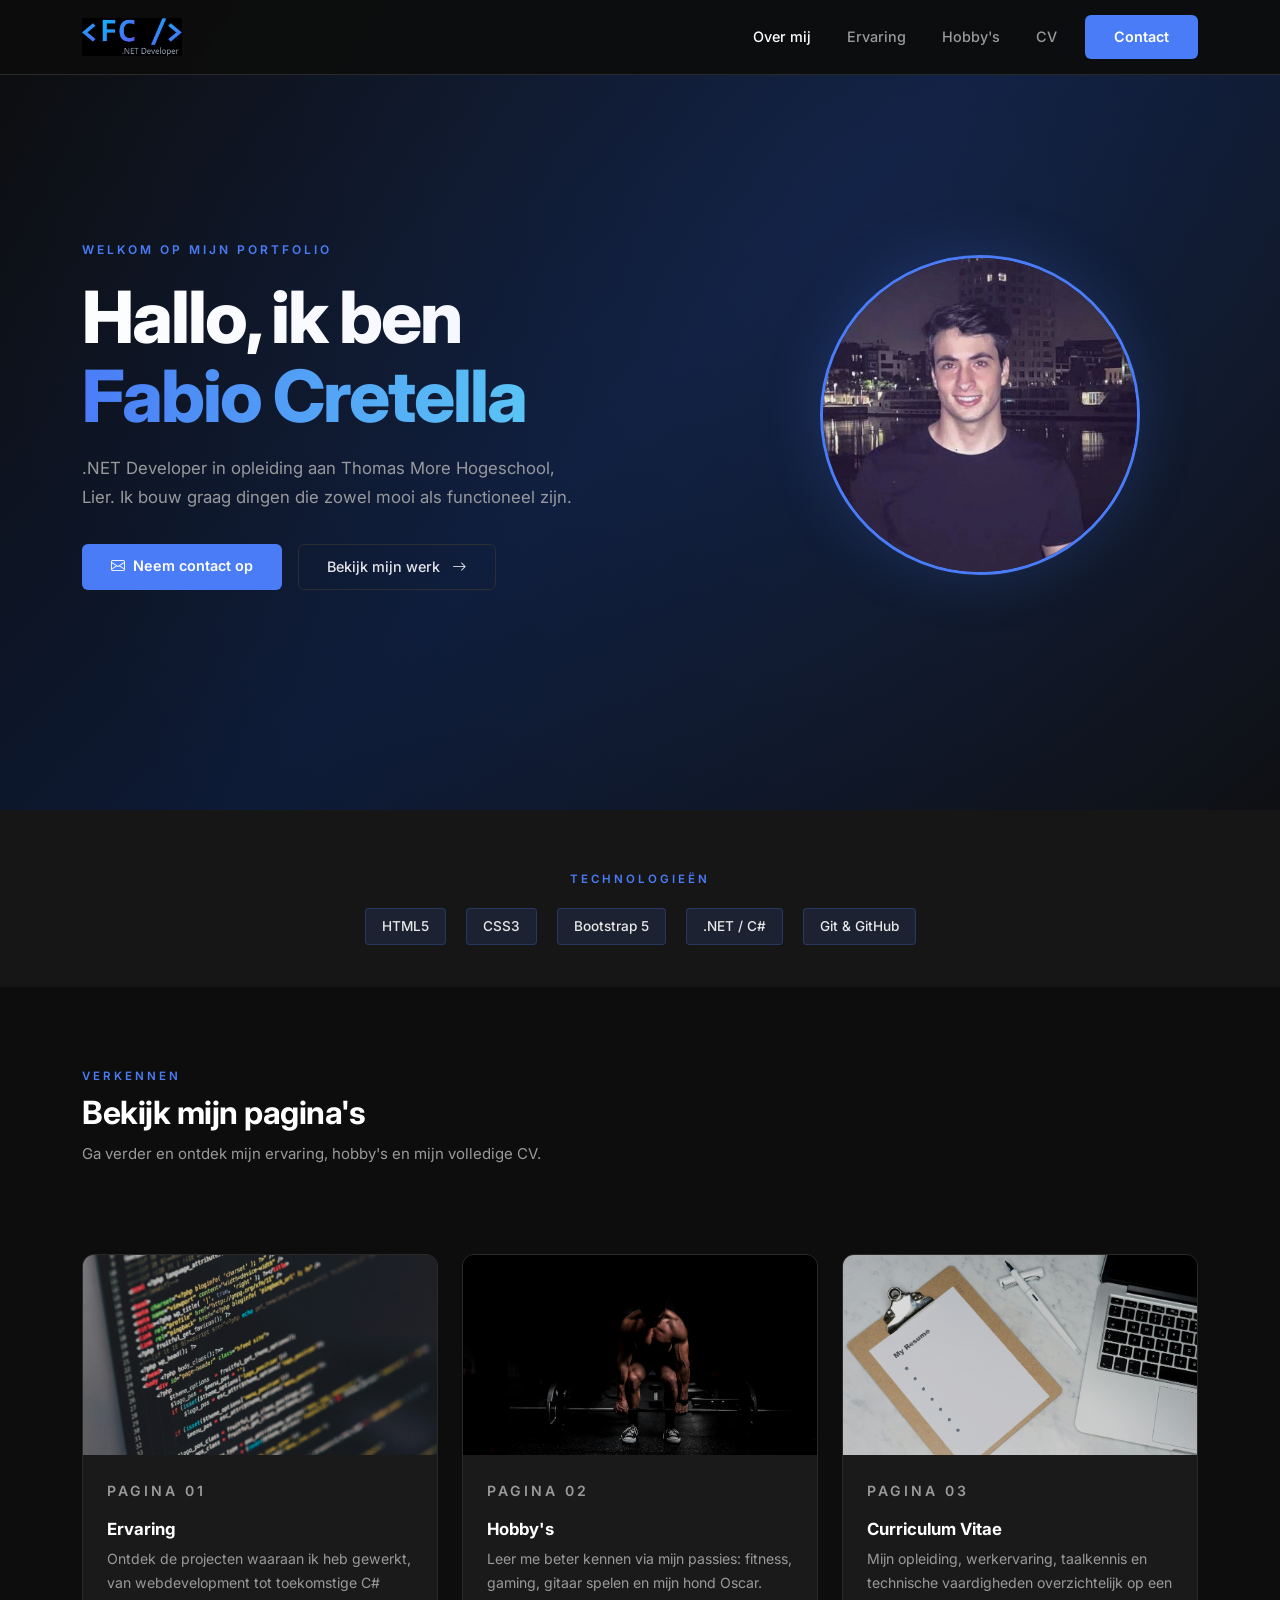
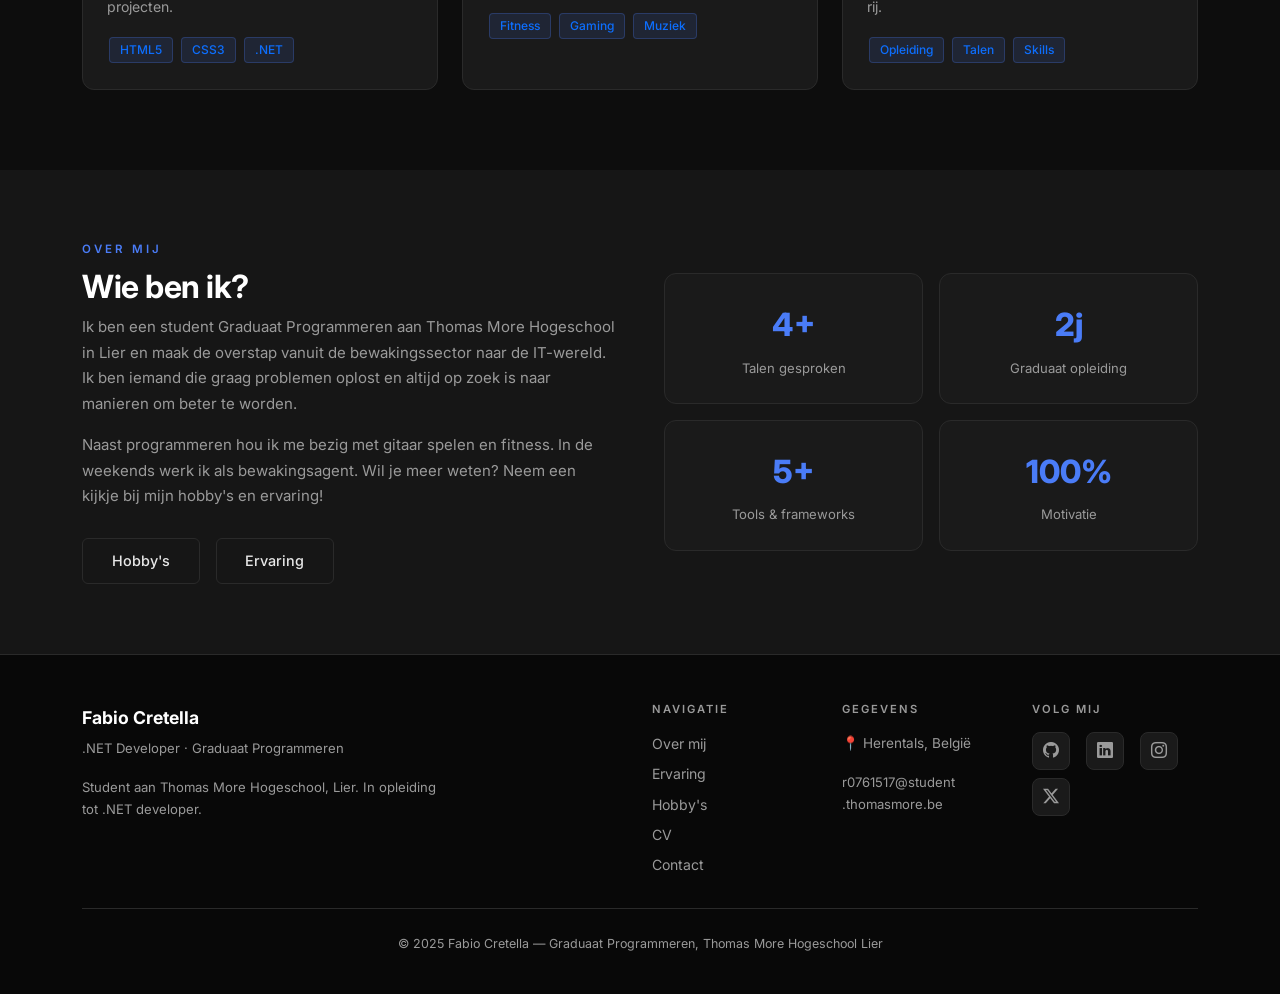
<file: index.html>
<!DOCTYPE html>
<html lang="nl">
<head>
    <meta charset="UTF-8">
    <meta name="viewport" content="width=device-width, initial-scale=1.0">
    <meta name="description" content="Portfolio van Fabio Cretella — .NET Developer & Graduaat Programmeren student aan Thomas More Hogeschool, Lier.">
    <meta name="author" content="Fabio Cretella">
    <title>Fabio Cretella | Portfolio</title>

    <!-- Bootstrap 5 -->
    <link href="vendor/bootstrap.min.css" rel="stylesheet">
    <!-- Bootstrap Icons -->
    <link href="https://cdn.jsdelivr.net/npm/bootstrap-icons@1.11.3/font/bootstrap-icons.min.css" rel="stylesheet">
    <!-- Google Fonts -->
    <link rel="preconnect" href="https://fonts.googleapis.com">
    <link rel="preconnect" href="https://fonts.gstatic.com" crossorigin>
    <link href="https://fonts.googleapis.com/css2?family=Inter:wght@300;400;500;600;700;800&display=swap" rel="stylesheet">
    <!-- Eigen stijlbestand -->
    <link rel="stylesheet" href="css/style.css">
    <link rel="icon" type="image/png" href="img/logo.png">
</head>
<body>

<!-- ===== NAVIGATIE ===== -->
<nav class="navbar navbar-expand-lg fixed-top">
    <div class="container">
        <a class="navbar-brand" href="index.html"><img src="img/logo.png" alt="FC Logo" style="height:38px;"></a>

        <button class="navbar-toggler" type="button"
                data-bs-toggle="collapse" data-bs-target="#navbarMenu"
                aria-controls="navbarMenu" aria-expanded="false" aria-label="Navigatie uitklappen">
            <span class="navbar-toggler-icon"></span>
        </button>

        <div class="collapse navbar-collapse" id="navbarMenu">
            <ul class="navbar-nav ms-auto align-items-lg-center gap-lg-1">
                <li class="nav-item">
                    <a class="nav-link active" href="index.html">Over mij</a>
                </li>
                <li class="nav-item">
                    <a class="nav-link" href="ervaring.html">Ervaring</a>
                </li>
                <li class="nav-item">
                    <a class="nav-link" href="hobbys.html">Hobby's</a>
                </li>
                <li class="nav-item">
                    <a class="nav-link" href="curriculumVitae.html">CV</a>
                </li>
                <li class="nav-item ms-lg-2">
                    <a class="btn btn-accent" href="contact.html">Contact</a>
                </li>
            </ul>
        </div>
    </div>
</nav>

<!-- ===== HERO SECTIE (Jumbotron) ===== -->
<section class="hero-sectie">
    <div class="container">
        <div class="row align-items-center g-5">
            <div class="col-lg-7 order-lg-1 order-2">
                <p class="hero-label">Welkom op mijn portfolio</p>
                <h1 class="hero-titel">
                    Hallo, ik ben<br>
                    <span>Fabio Cretella</span>
                </h1>
                <p class="hero-ondertitel">
                    .NET Developer in opleiding aan Thomas More Hogeschool, Lier.
                    Ik bouw graag dingen die zowel mooi als functioneel zijn.
                </p>
                <div class="d-flex flex-wrap gap-3">
                    <a href="contact.html" class="btn btn-accent">
                        <i class="bi bi-envelope me-2"></i>Neem contact op
                    </a>
                    <a href="ervaring.html" class="btn btn-omlijnd">
                        Bekijk mijn werk <i class="bi bi-arrow-right ms-2"></i>
                    </a>
                </div>
            </div>
            <div class="col-lg-5 order-lg-2 order-1 text-center">
                <img src="img/fotovanmij.jpeg" alt="Fabio Cretella" class="hero-foto">
            </div>
        </div>
    </div>
</section>

<!-- ===== VAARDIGHEDEN ===== -->
<section class="sectie" style="padding-top: 60px; padding-bottom: 40px; background-color: var(--kleur-oppervlak);">
    <div class="container text-center">
        <p class="sectie-label">Technologieën</p>
        <div class="d-flex flex-wrap justify-content-center gap-3 mt-3">
            <span class="label-tag" style="font-size: 0.85rem; padding: 6px 16px;">HTML5</span>
            <span class="label-tag" style="font-size: 0.85rem; padding: 6px 16px;">CSS3</span>
            <span class="label-tag" style="font-size: 0.85rem; padding: 6px 16px;">Bootstrap 5</span>
            <span class="label-tag" style="font-size: 0.85rem; padding: 6px 16px;">.NET / C#</span>
            <span class="label-tag" style="font-size: 0.85rem; padding: 6px 16px;">Git & GitHub</span>
        </div>
    </div>
</section>

<!-- ===== 3 KAARTEN ===== -->
<section class="sectie">
    <div class="container">
        <div class="row mb-5">
            <div class="col-lg-8">
                <p class="sectie-label">Verkennen</p>
                <h2 class="sectie-titel">Bekijk mijn pagina's</h2>
                <p class="sectie-intro">Ga verder en ontdek mijn ervaring, hobby's en mijn volledige CV.</p>
            </div>
        </div>

        <div class="row g-4">

            <!-- Kaart 1: Ervaring -->
            <div class="col-md-4">
                <a href="ervaring.html" class="text-decoration-none">
                    <div class="project-kaart">
                        <img src="img/coding.jpg"
                             alt="Ervaring"
                             onerror="this.style.height='200px';this.style.background='linear-gradient(135deg,#1a1245,#7c6af7)';this.removeAttribute('onerror')">
                        <div class="project-kaart-inhoud">
                            <p class="project-nummer">Pagina 01</p>
                            <h3>Ervaring</h3>
                            <p>Ontdek de projecten waaraan ik heb gewerkt, van webdevelopment tot toekomstige C# projecten.</p>
                            <span class="label-tag">HTML5</span>
                            <span class="label-tag">CSS3</span>
                            <span class="label-tag">.NET</span>
                        </div>
                    </div>
                </a>
            </div>

            <!-- Kaart 2: Hobby's -->
            <div class="col-md-4">
                <a href="hobbys.html" class="text-decoration-none">
                    <div class="project-kaart">
                        <img src="img/fitness.jpg"
                             alt="Hobby's"
                             onerror="this.style.height='200px';this.style.background='linear-gradient(135deg,#12302a,#02C39A)';this.removeAttribute('onerror')">
                        <div class="project-kaart-inhoud">
                            <p class="project-nummer">Pagina 02</p>
                            <h3>Hobby's</h3>
                            <p>Leer me beter kennen via mijn passies: fitness, gaming, gitaar spelen en mijn hond Oscar.</p>
                            <span class="label-tag">Fitness</span>
                            <span class="label-tag">Gaming</span>
                            <span class="label-tag">Muziek</span>
                        </div>
                    </div>
                </a>
            </div>

            <!-- Kaart 3: CV -->
            <div class="col-md-4">
                <a href="curriculumVitae.html" class="text-decoration-none">
                    <div class="project-kaart">
                        <img src="img/afbeeldingcv.jpg"
                             alt="CV"
                             onerror="this.style.height='200px';this.style.background='linear-gradient(135deg,#2a1200,#f96167)';this.removeAttribute('onerror')">
                        <div class="project-kaart-inhoud">
                            <p class="project-nummer">Pagina 03</p>
                            <h3>Curriculum Vitae</h3>
                            <p>Mijn opleiding, werkervaring, taalkennis en technische vaardigheden overzichtelijk op een rij.</p>
                            <span class="label-tag">Opleiding</span>
                            <span class="label-tag">Talen</span>
                            <span class="label-tag">Skills</span>
                        </div>
                    </div>
                </a>
            </div>

        </div>
    </div>
</section>

<!-- ===== OVER MIJ ===== -->
<section class="sectie" style="background-color: var(--kleur-oppervlak); padding-top: 70px; padding-bottom: 70px;">
    <div class="container">
        <div class="row align-items-center g-5">
            <div class="col-lg-6">
                <p class="sectie-label">Over mij</p>
                <h2 class="sectie-titel">Wie ben ik?</h2>
                <p style="color: var(--kleur-tekst-zacht); margin-bottom: 1rem;">
                    Ik ben een student Graduaat Programmeren aan Thomas More Hogeschool in Lier en
                    maak de overstap vanuit de bewakingssector naar de IT-wereld. Ik ben iemand die
                    graag problemen oplost en altijd op zoek is naar manieren om beter te worden.
                </p>
                <p style="color: var(--kleur-tekst-zacht); margin-bottom: 1.8rem;">
                    Naast programmeren hou ik me bezig met gitaar spelen en fitness. In de weekends
                    werk ik als bewakingsagent. Wil je meer weten? Neem een kijkje bij mijn
                    hobby's en ervaring!
                </p>
                <div class="d-flex gap-3">
                    <a href="hobbys.html" class="btn btn-omlijnd">Hobby's</a>
                    <a href="ervaring.html" class="btn btn-omlijnd">Ervaring</a>
                </div>
            </div>
            <div class="col-lg-6">
                <div class="row g-3">
                    <div class="col-6">
                        <div style="background:var(--kleur-kaart);border:1px solid var(--kleur-rand);border-radius:12px;padding:1.5rem;text-align:center;">
                            <div style="font-size:2rem;font-weight:800;color:var(--kleur-accent);">4+</div>
                            <div style="font-size:0.82rem;color:var(--kleur-tekst-zacht);margin-top:4px;">Talen gesproken</div>
                        </div>
                    </div>
                    <div class="col-6">
                        <div style="background:var(--kleur-kaart);border:1px solid var(--kleur-rand);border-radius:12px;padding:1.5rem;text-align:center;">
                            <div style="font-size:2rem;font-weight:800;color:var(--kleur-accent);">2j</div>
                            <div style="font-size:0.82rem;color:var(--kleur-tekst-zacht);margin-top:4px;">Graduaat opleiding</div>
                        </div>
                    </div>
                    <div class="col-6">
                        <div style="background:var(--kleur-kaart);border:1px solid var(--kleur-rand);border-radius:12px;padding:1.5rem;text-align:center;">
                            <div style="font-size:2rem;font-weight:800;color:var(--kleur-accent);">5+</div>
                            <div style="font-size:0.82rem;color:var(--kleur-tekst-zacht);margin-top:4px;">Tools & frameworks</div>
                        </div>
                    </div>
                    <div class="col-6">
                        <div style="background:var(--kleur-kaart);border:1px solid var(--kleur-rand);border-radius:12px;padding:1.5rem;text-align:center;">
                            <div style="font-size:2rem;font-weight:800;color:var(--kleur-accent);">100%</div>
                            <div style="font-size:0.82rem;color:var(--kleur-tekst-zacht);margin-top:4px;">Motivatie</div>
                        </div>
                    </div>
                </div>
            </div>
        </div>
    </div>
</section>

<!-- ===== FOOTER ===== -->
<footer>
    <div class="container">
        <div class="row g-4">
            <!-- Kolom 1: Naam & beschrijving -->
            <div class="col-md-4">
                <p class="footer-naam">Fabio Cretella</p>
                <p class="footer-ondertitel">.NET Developer · Graduaat Programmeren</p>
                <p style="font-size:0.82rem;color:var(--kleur-tekst-zacht);margin-top:0.8rem;">
                    Student aan Thomas More Hogeschool, Lier. In opleiding tot .NET developer.
                </p>
            </div>
            <!-- Kolom 2: Links -->
            <div class="col-md-2 offset-md-2">
                <h6>Navigatie</h6>
                <a href="index.html">Over mij</a>
                <a href="ervaring.html">Ervaring</a>
                <a href="hobbys.html">Hobby's</a>
                <a href="curriculumVitae.html">CV</a>
                <a href="contact.html">Contact</a>
            </div>
            <!-- Kolom 3: Gegevens -->
            <div class="col-md-2">
                <h6>Gegevens</h6>
                <p style="font-size:0.85rem;">📍 Herentals, België</p>
                <p style="font-size:0.82rem;">r0761517@student<br>.thomasmore.be</p>
            </div>
            <!-- Kolom 4: Socials -->
            <div class="col-md-2">
                <h6>Volg mij</h6>
                <div class="d-flex gap-2 flex-wrap">
                    <a href="https://github.com/FabioCretella123" target="_blank"
                       class="social-icoon-link" title="GitHub">
                        <i class="bi bi-github"></i>
                    </a>
                    <a href="https://www.linkedin.com" target="_blank"
                       class="social-icoon-link" title="LinkedIn">
                        <i class="bi bi-linkedin"></i>
                    </a>
                    <a href="https://www.instagram.com" target="_blank"
                       class="social-icoon-link" title="Instagram">
                        <i class="bi bi-instagram"></i>
                    </a>
                    <a href="https://twitter.com" target="_blank"
                       class="social-icoon-link" title="Twitter / X">
                        <i class="bi bi-twitter-x"></i>
                    </a>
                </div>
            </div>
        </div>

        <div class="footer-copyright text-center">
            <p>&copy; 2025 Fabio Cretella — Graduaat Programmeren, Thomas More Hogeschool Lier</p>
        </div>
    </div>
</footer>

<!-- Bootstrap JS -->
<script src="vendor/bootstrap.bundle.min.js"></script>
</body>
</html>
</file>
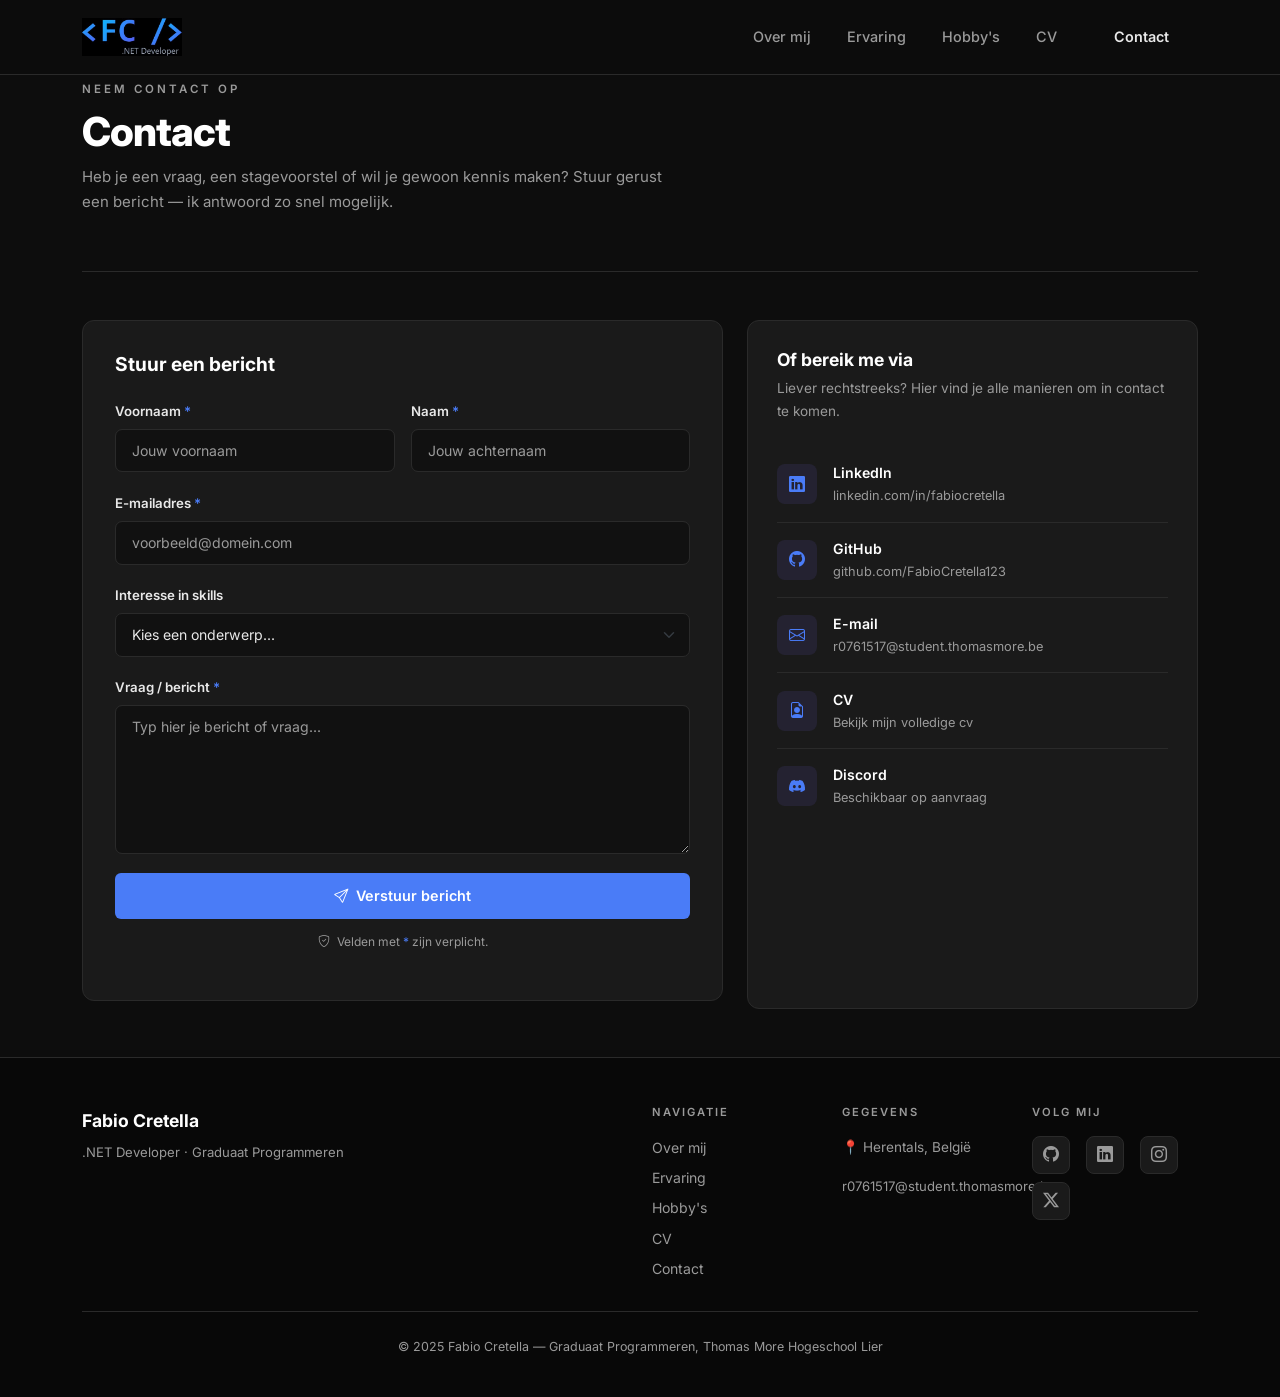
<file: contact.html>
<!DOCTYPE html>
<html lang="nl">
<head>
    <meta charset="UTF-8">
    <meta name="viewport" content="width=device-width, initial-scale=1.0">
    <meta name="description" content="Contacteer Fabio Cretella — stuur een bericht of neem direct contact op.">
    <meta name="author" content="Fabio Cretella">
    <title>Fabio Cretella | Contact</title>

    <!-- Bootstrap 5 -->
    <link href="vendor/bootstrap.min.css" rel="stylesheet">
    <!-- Bootstrap Icons -->
    <link href="https://cdn.jsdelivr.net/npm/bootstrap-icons@1.11.3/font/bootstrap-icons.min.css" rel="stylesheet">
    <!-- Google Fonts -->
    <link rel="preconnect" href="https://fonts.googleapis.com">
    <link rel="preconnect" href="https://fonts.gstatic.com" crossorigin>
    <link href="https://fonts.googleapis.com/css2?family=Inter:wght@300;400;500;600;700;800&display=swap" rel="stylesheet">
    <!-- Eigen stijlbestand -->
    <link rel="stylesheet" href="css/style.css">
    <link rel="icon" type="image/png" href="img/logo.png">
</head>
<body>

<!-- ===== NAVIGATIE ===== -->
<nav class="navbar navbar-expand-lg fixed-top">
    <div class="container">
        <a class="navbar-brand" href="index.html"><img src="img/logo.png" alt="FC Logo" style="height:38px;"></a>

        <button class="navbar-toggler" type="button"
                data-bs-toggle="collapse" data-bs-target="#navbarMenu"
                aria-controls="navbarMenu" aria-expanded="false" aria-label="Navigatie uitklappen">
            <span class="navbar-toggler-icon"></span>
        </button>

        <div class="collapse navbar-collapse" id="navbarMenu">
            <ul class="navbar-nav ms-auto align-items-lg-center gap-lg-1">
                <li class="nav-item"><a class="nav-link" href="index.html">Over mij</a></li>
                <li class="nav-item"><a class="nav-link" href="ervaring.html">Ervaring</a></li>
                <li class="nav-item"><a class="nav-link" href="hobbys.html">Hobby's</a></li>
                <li class="nav-item"><a class="nav-link" href="curriculumVitae.html">CV</a></li>
                <li class="nav-item ms-lg-2"><a class="btn btn-accent active" href="contact.html">Contact</a></li>
            </ul>
        </div>
    </div>
</nav>

<!-- ===== PAGINA HEADER ===== -->
<div class="container">
    <div class="pagina-header">
        <p class="sectie-label">Neem contact op</p>
        <h1>Contact</h1>
        <p>
            Heb je een vraag, een stagevoorstel of wil je gewoon kennis maken?
            Stuur gerust een bericht — ik antwoord zo snel mogelijk.
        </p>
    </div>
</div>

<!-- ===== HOOFDINHOUD ===== -->
<main class="container pb-5" style="padding-bottom: 12rem;">
    <div class="row g-4">

        <!-- Contactformulier -->
        <div class="col-lg-7">
            <div class="contact-kaart">
                <h2 style="font-size:1.2rem;font-weight:700;color:var(--kleur-wit);margin-bottom:1.5rem;">
                    Stuur een bericht
                </h2>

                <!--
                    Formulier verstuurd naar: https://tm-statweb.be/forms.php
                    HTML5 validatie aanwezig op alle verplichte velden
                -->
                <form action="https://tm-statweb.be/forms.php" method="post" novalidate id="contactFormulier">

                    <!-- Naam en voornaam (verplicht) -->
                    <div class="row g-3 mb-0">
                        <div class="col-sm-6">
                            <div class="formulier-groep">
                                <label for="voornaam">Voornaam <span style="color:var(--kleur-accent);">*</span></label>
                                <input type="text"
                                       id="voornaam"
                                       name="voornaam"
                                       class="form-control"
                                       placeholder="Jouw voornaam"
                                       required
                                       minlength="2"
                                       autocomplete="given-name">
                                <div class="invalid-feedback">Voornaam is verplicht (min. 2 tekens).</div>
                            </div>
                        </div>
                        <div class="col-sm-6">
                            <div class="formulier-groep">
                                <label for="naam">Naam <span style="color:var(--kleur-accent);">*</span></label>
                                <input type="text"
                                       id="naam"
                                       name="naam"
                                       class="form-control"
                                       placeholder="Jouw achternaam"
                                       required
                                       minlength="2"
                                       autocomplete="family-name">
                                <div class="invalid-feedback">Naam is verplicht (min. 2 tekens).</div>
                            </div>
                        </div>
                    </div>

                    <!-- E-mailadres (verplicht + geldig) -->
                    <div class="formulier-groep">
                        <label for="email">E-mailadres <span style="color:var(--kleur-accent);">*</span></label>
                        <input type="email"
                               id="email"
                               name="email"
                               class="form-control"
                               placeholder="voorbeeld@domein.com"
                               required
                               autocomplete="email">
                        <div class="invalid-feedback">Voer een geldig e-mailadres in.</div>
                    </div>

                    <!-- Interesse in skills (selectielijst) -->
                    <div class="formulier-groep">
                        <label for="interesse">Interesse in skills</label>
                        <select id="interesse" name="interesse" class="form-select">
                            <option value="" disabled selected>Kies een onderwerp...</option>
                            <option value="html-css">HTML &amp; CSS</option>
                            <option value="bootstrap">Bootstrap</option>
                            <option value="csharp-dotnet">C# / .NET</option>
                            <option value="git-github">Git &amp; GitHub</option>
                            <option value="stage">Stage / samenwerking</option>
                            <option value="algemeen">Algemene vraag</option>
                            <option value="anders">Iets anders</option>
                        </select>
                    </div>

                    <!-- Vraag (groot tekstvak) -->
                    <div class="formulier-groep">
                        <label for="vraag">Vraag / bericht <span style="color:var(--kleur-accent);">*</span></label>
                        <textarea id="vraag"
                                  name="vraag"
                                  class="form-control"
                                  rows="6"
                                  placeholder="Typ hier je bericht of vraag..."
                                  required
                                  minlength="10"></textarea>
                        <div class="invalid-feedback">Vul een bericht in (min. 10 tekens).</div>
                    </div>

                    <!-- Verborgen velden voor het formulier -->
                    <input type="hidden" name="subject" value="Contactformulier portfolio Fabio Cretella">
                    <input type="hidden" name="redirect" value="index.html">

                    <button type="submit" class="btn btn-accent w-100" style="padding:0.75rem;">
                        <i class="bi bi-send me-2"></i>Verstuur bericht
                    </button>

                    <p style="font-size:0.75rem;color:var(--kleur-tekst-zacht);margin-top:0.8rem;text-align:center;">
                        <i class="bi bi-shield-check me-1"></i>
                        Velden met <span style="color:var(--kleur-accent);">*</span> zijn verplicht.
                    </p>

                </form>
            </div>
        </div>

        <!-- Contactinfo sidebar -->
        <div class="col-lg-5" style = "overflow: hidden;">
            <div class="contact-link-kaart">
                <h2 style="font-size:1.1rem;font-weight:700;color:var(--kleur-wit);margin-bottom:0.4rem;">
                    Of bereik me via
                </h2>
                <p style="font-size:0.85rem;color:var(--kleur-tekst-zacht);margin-bottom:1.5rem;">
                    Liever rechtstreeks? Hier vind je alle manieren om in contact te komen.
                </p>

                <a href="https://www.linkedin.com/in/fabiocretella" target="_blank" class="contact-link-item">
                    <div class="contact-link-icoon"><i class="bi bi-linkedin"></i></div>
                    <div>
                        <div class="contact-link-naam">LinkedIn</div>
                        <div class="contact-link-waarde">linkedin.com/in/fabiocretella</div>
                    </div>
                </a>

                <a href="https://github.com/FabioCretella123" target="_blank" class="contact-link-item">
                    <div class="contact-link-icoon"><i class="bi bi-github"></i></div>
                    <div>
                        <div class="contact-link-naam">GitHub</div>
                        <div class="contact-link-waarde">github.com/FabioCretella123</div>
                    </div>
                </a>

                <a href="mailto:r0761517@student.thomasmore.be" class="contact-link-item">
                    <div class="contact-link-icoon"><i class="bi bi-envelope"></i></div>
                    <div>
                        <div class="contact-link-naam">E-mail</div>
                        <div class="contact-link-waarde">r0761517@student.thomasmore.be</div>
                    </div>
                </a>

                <a href="https://www.canva.com/design/DAFfPOvmOwI/BiZF2NES8v6WEZzn_ReYNw/view"
                   target="_blank" class="contact-link-item">
                    <div class="contact-link-icoon"><i class="bi bi-file-earmark-person"></i></div>
                    <div>
                        <div class="contact-link-naam">CV</div>
                        <div class="contact-link-waarde">Bekijk mijn volledige cv</div>
                    </div>
                </a>

                <a href="https://discord.com" target="_blank" class="contact-link-item">
                    <div class="contact-link-icoon"><i class="bi bi-discord"></i></div>
                    <div>
                        <div class="contact-link-naam">Discord</div>
                        <div class="contact-link-waarde">Beschikbaar op aanvraag</div>
                    </div>
                </a>

            </div>

            <!-- Locatie info -->
            <div class="contact-link-kaart mt-4" style="padding:1.4rem;">
                <p style="font-size:0.72rem;letter-spacing:3px;text-transform:uppercase;color:var(--kleur-accent);font-weight:600;margin-bottom:0.8rem;">
                    Locatie
                </p>
                <p style="color:var(--kleur-tekst);font-weight:600;margin-bottom:0.3rem;">
                    <i class="bi bi-geo-alt me-2" style="color:var(--kleur-accent);"></i>Herentals, Antwerpen
                </p>
                <p style="color:var(--kleur-tekst-zacht);font-size:0.83rem;margin-bottom:0;">
                    België · Beschikbaar voor stage en freelance werk
                </p>
            </div>
        </div>

    </div>
</main>

<!-- ===== FOOTER ===== -->
<footer>
    <div class="container">
        <div class="row g-4">
            <div class="col-md-4">
                <p class="footer-naam">Fabio Cretella</p>
                <p class="footer-ondertitel">.NET Developer · Graduaat Programmeren</p>
            </div>
            <div class="col-md-2 offset-md-2">
                <h6>Navigatie</h6>
                <a href="index.html">Over mij</a>
                <a href="ervaring.html">Ervaring</a>
                <a href="hobbys.html">Hobby's</a>
                <a href="curriculumVitae.html">CV</a>
                <a href="contact.html">Contact</a>
            </div>
            <div class="col-md-2">
                <h6>Gegevens</h6>
                <p style="font-size:0.85rem;">📍 Herentals, België</p>
                <p style="font-size:0.82rem;">r0761517@student.thomasmore.be</p>
            </div>
            <div class="col-md-2">
                <h6>Volg mij</h6>
                <div class="d-flex gap-2 flex-wrap">
                    <a href="https://github.com/FabioCretella123" target="_blank" class="social-icoon-link"><i class="bi bi-github"></i></a>
                    <a href="https://www.linkedin.com" target="_blank" class="social-icoon-link"><i class="bi bi-linkedin"></i></a>
                    <a href="https://www.instagram.com" target="_blank" class="social-icoon-link"><i class="bi bi-instagram"></i></a>
                    <a href="https://twitter.com" target="_blank" class="social-icoon-link"><i class="bi bi-twitter-x"></i></a>
                </div>
            </div>
        </div>
        <div class="footer-copyright text-center">
            <p>&copy; 2025 Fabio Cretella — Graduaat Programmeren, Thomas More Hogeschool Lier</p>
        </div>
    </div>
</footer>

<!-- Bootstrap JS -->
<script src="vendor/bootstrap.bundle.min.js"></script>

<!-- HTML5 formuliervalidatie -->
<script>
(function () {
    'use strict';
    const form = document.getElementById('contactFormulier');
    form.addEventListener('submit', function (event) {
        if (!form.checkValidity()) {
            event.preventDefault();
            event.stopPropagation();
        }
        form.classList.add('was-validated');
    }, false);
})();
</script>

</body>
</html>
</file>
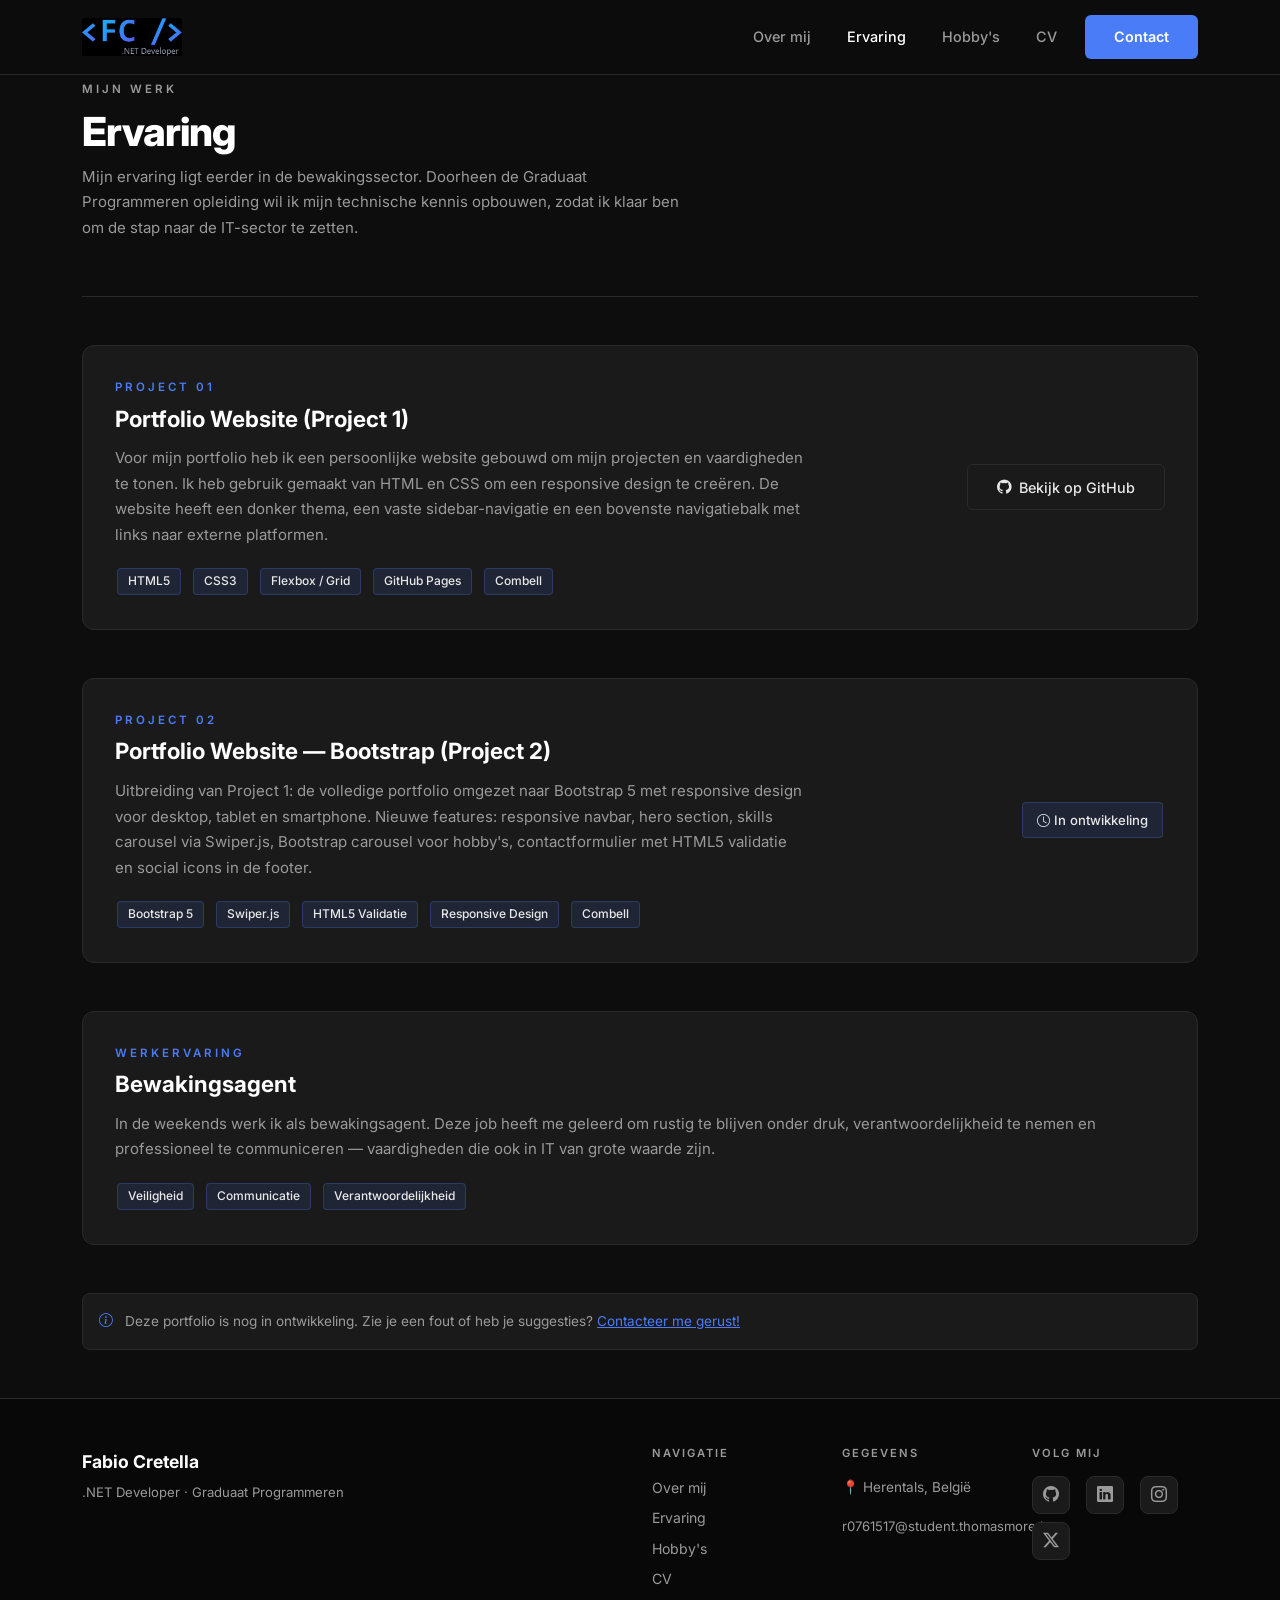
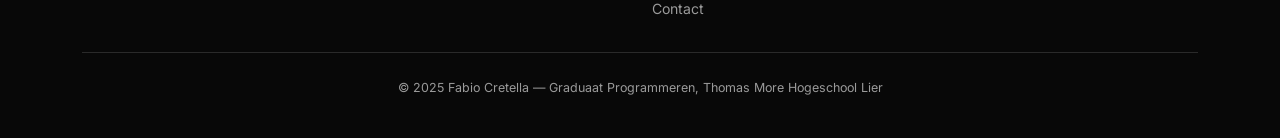
<file: ervaring.html>
<!DOCTYPE html>
<html lang="nl">
<head>
    <meta charset="UTF-8">
    <meta name="viewport" content="width=device-width, initial-scale=1.0">
    <meta name="description" content="Projecten en werkervaring van Fabio Cretella.">
    <meta name="author" content="Fabio Cretella">
    <title>Fabio Cretella | Ervaring</title>

    <!-- Bootstrap 5 -->
    <link href="vendor/bootstrap.min.css" rel="stylesheet">
    <!-- Bootstrap Icons -->
    <link href="https://cdn.jsdelivr.net/npm/bootstrap-icons@1.11.3/font/bootstrap-icons.min.css" rel="stylesheet">
    <!-- Google Fonts -->
    <link rel="preconnect" href="https://fonts.googleapis.com">
    <link rel="preconnect" href="https://fonts.gstatic.com" crossorigin>
    <link href="https://fonts.googleapis.com/css2?family=Inter:wght@300;400;500;600;700;800&display=swap" rel="stylesheet">
    <!-- Eigen stijlbestand -->
    <link rel="stylesheet" href="css/style.css">
    <link rel="icon" type="image/png" href="img/logo.png">
</head>
<body>

<!-- ===== NAVIGATIE ===== -->
<nav class="navbar navbar-expand-lg fixed-top">
    <div class="container">
        <a class="navbar-brand" href="index.html"><img src="img/logo.png" alt="FC Logo" style="height:38px;"></a>

        <button class="navbar-toggler" type="button"
                data-bs-toggle="collapse" data-bs-target="#navbarMenu"
                aria-controls="navbarMenu" aria-expanded="false" aria-label="Navigatie uitklappen">
            <span class="navbar-toggler-icon"></span>
        </button>

        <div class="collapse navbar-collapse" id="navbarMenu">
            <ul class="navbar-nav ms-auto align-items-lg-center gap-lg-1">
                <li class="nav-item"><a class="nav-link" href="index.html">Over mij</a></li>
                <li class="nav-item"><a class="nav-link active" href="ervaring.html">Ervaring</a></li>
                <li class="nav-item"><a class="nav-link" href="hobbys.html">Hobby's</a></li>
                <li class="nav-item"><a class="nav-link" href="curriculumVitae.html">CV</a></li>
                <li class="nav-item ms-lg-2"><a class="btn btn-accent" href="contact.html">Contact</a></li>
            </ul>
        </div>
    </div>
</nav>

<!-- ===== PAGINA HEADER ===== -->
<div class="container">
    <div class="pagina-header">
        <p class="sectie-label">Mijn werk</p>
        <h1>Ervaring</h1>
        <p>
            Mijn ervaring ligt eerder in de bewakingssector. Doorheen de Graduaat Programmeren opleiding
            wil ik mijn technische kennis opbouwen, zodat ik klaar ben om de stap naar de IT-sector te zetten.
        </p>
    </div>
</div>

<!-- ===== PROJECTEN ===== -->
<main class="container pb-5">

    <div class="row g-4">

        <!-- Project 1 -->
        <div class="col-12">
            <div class="ervaring-kaart">
                <div class="row align-items-center g-4">
                    <div class="col-lg-8">
                        <p class="project-nummer">Project 01</p>
                        <h2 style="color:var(--kleur-wit);font-size:1.4rem;font-weight:700;margin-bottom:0.8rem;">
                            Portfolio Website (Project 1)
                        </h2>
                        <p style="color:var(--kleur-tekst-zacht);margin-bottom:1.2rem;">
                            Voor mijn portfolio heb ik een persoonlijke website gebouwd om mijn projecten en
                            vaardigheden te tonen. Ik heb gebruik gemaakt van HTML en CSS om een responsive design
                            te creëren. De website heeft een donker thema, een vaste sidebar-navigatie en een
                            bovenste navigatiebalk met links naar externe platformen.
                        </p>
                        <div class="d-flex flex-wrap gap-2">
                            <span class="label-tag">HTML5</span>
                            <span class="label-tag">CSS3</span>
                            <span class="label-tag">Flexbox / Grid</span>
                            <span class="label-tag">GitHub Pages</span>
                            <span class="label-tag">Combell</span>
                        </div>
                    </div>
                    <div class="col-lg-4 text-lg-end">
                        <a href="https://github.com/FabioCretella123/websites-portfolio"
                           target="_blank" class="btn btn-omlijnd">
                            <i class="bi bi-github me-2"></i>Bekijk op GitHub
                        </a>
                    </div>
                </div>
            </div>
        </div>

        <!-- Project 2 -->
        <div class="col-12">
            <div class="ervaring-kaart">
                <div class="row align-items-center g-4">
                    <div class="col-lg-8">
                        <p class="project-nummer">Project 02</p>
                        <h2 style="color:var(--kleur-wit);font-size:1.4rem;font-weight:700;margin-bottom:0.8rem;">
                            Portfolio Website — Bootstrap (Project 2)
                        </h2>
                        <p style="color:var(--kleur-tekst-zacht);margin-bottom:1.2rem;">
                            Uitbreiding van Project 1: de volledige portfolio omgezet naar Bootstrap 5 met
                            responsive design voor desktop, tablet en smartphone. Nieuwe features: responsive navbar,
                            hero section, skills carousel via Swiper.js, Bootstrap carousel voor hobby's,
                            contactformulier met HTML5 validatie en social icons in de footer.
                        </p>
                        <div class="d-flex flex-wrap gap-2">
                            <span class="label-tag">Bootstrap 5</span>
                            <span class="label-tag">Swiper.js</span>
                            <span class="label-tag">HTML5 Validatie</span>
                            <span class="label-tag">Responsive Design</span>
                            <span class="label-tag">Combell</span>
                        </div>
                    </div>
                    <div class="col-lg-4 text-lg-end">
                        <span class="label-tag" style="font-size:0.82rem;padding:6px 14px;">
                            <i class="bi bi-clock me-1"></i>In ontwikkeling
                        </span>
                    </div>
                </div>
            </div>
        </div>

        <!-- Werkervaring -->
        <div class="col-12">
            <div class="ervaring-kaart">
                <p class="project-nummer">Werkervaring</p>
                <h2 style="color:var(--kleur-wit);font-size:1.4rem;font-weight:700;margin-bottom:0.8rem;">
                    Bewakingsagent
                </h2>
                <p style="color:var(--kleur-tekst-zacht);margin-bottom:1.2rem;">
                    In de weekends werk ik als bewakingsagent. Deze job heeft me geleerd om rustig te blijven
                    onder druk, verantwoordelijkheid te nemen en professioneel te communiceren —
                    vaardigheden die ook in IT van grote waarde zijn.
                </p>
                <div class="d-flex flex-wrap gap-2">
                    <span class="label-tag">Veiligheid</span>
                    <span class="label-tag">Communicatie</span>
                    <span class="label-tag">Verantwoordelijkheid</span>
                </div>
            </div>
        </div>

    </div>

    <!-- Opmerking -->
    <div class="mt-4 p-3" style="background:var(--kleur-kaart);border:1px solid var(--kleur-rand);border-radius:8px;font-size:0.85rem;color:var(--kleur-tekst-zacht);">
        <i class="bi bi-info-circle me-2" style="color:var(--kleur-accent);"></i>
        Deze portfolio is nog in ontwikkeling. Zie je een fout of heb je suggesties?
        <a href="contact.html" style="color:var(--kleur-accent);">Contacteer me gerust!</a>
    </div>

</main>

<!-- ===== FOOTER ===== -->
<footer>
    <div class="container">
        <div class="row g-4">
            <div class="col-md-4">
                <p class="footer-naam">Fabio Cretella</p>
                <p class="footer-ondertitel">.NET Developer · Graduaat Programmeren</p>
            </div>
            <div class="col-md-2 offset-md-2">
                <h6>Navigatie</h6>
                <a href="index.html">Over mij</a>
                <a href="ervaring.html">Ervaring</a>
                <a href="hobbys.html">Hobby's</a>
                <a href="curriculumVitae.html">CV</a>
                <a href="contact.html">Contact</a>
            </div>
            <div class="col-md-2">
                <h6>Gegevens</h6>
                <p style="font-size:0.85rem;">📍 Herentals, België</p>
                <p style="font-size:0.82rem;">r0761517@student.thomasmore.be</p>
            </div>
            <div class="col-md-2">
                <h6>Volg mij</h6>
                <div class="d-flex gap-2 flex-wrap">
                    <a href="https://github.com/FabioCretella123" target="_blank" class="social-icoon-link"><i class="bi bi-github"></i></a>
                    <a href="https://www.linkedin.com" target="_blank" class="social-icoon-link"><i class="bi bi-linkedin"></i></a>
                    <a href="https://www.instagram.com" target="_blank" class="social-icoon-link"><i class="bi bi-instagram"></i></a>
                    <a href="https://twitter.com" target="_blank" class="social-icoon-link"><i class="bi bi-twitter-x"></i></a>
                </div>
            </div>
        </div>
        <div class="footer-copyright text-center">
            <p>&copy; 2025 Fabio Cretella — Graduaat Programmeren, Thomas More Hogeschool Lier</p>
        </div>
    </div>
</footer>

<!-- Bootstrap JS -->
<script src="vendor/bootstrap.bundle.min.js"></script>
</body>
</html>
</file>
<file: css/style.css>
/* ===== KLEURVARIABELEN ===== */
:root {
    --kleur-achtergrond:    #0d0d0d;
    --kleur-oppervlak:      #161616;
    --kleur-kaart:          #1a1a1a;
    --kleur-rand:           #2a2a2a;
    --kleur-accent:         #4a7cf7;
    --kleur-accent-licht:   #74a3ff;
    --kleur-accent-cyaan:   #5bc8f5;
    --kleur-tekst:          #e8e8e8;
    --kleur-tekst-zacht:    #9a9a9a;
    --kleur-wit:            #ffffff;
}

/* ===== BASIS ===== */
body {
    background-color: var(--kleur-achtergrond);
    color: var(--kleur-tekst);
    font-family: 'Inter', sans-serif;
    font-size: 15px;
    line-height: 1.7;
}

/* ===== NAVIGATIE ===== */
.navbar {
    background-color: rgba(13, 13, 13, 0.95) !important;
    border-bottom: 1px solid var(--kleur-rand);
    backdrop-filter: blur(8px);
    padding: 0.8rem 1.5rem;
}

.navbar-brand {
    font-weight: 700;
    font-size: 1.3rem;
    color: var(--kleur-wit) !important;
    letter-spacing: -0.5px;
}

.navbar-brand span {
    color: var(--kleur-accent);
}

.navbar-nav .nav-link {
    color: var(--kleur-tekst-zacht) !important;
    font-weight: 500;
    padding: 0.5rem 1rem !important;
    transition: color 0.2s;
    font-size: 0.9rem;
}

.navbar-nav .nav-link:hover,
.navbar-nav .nav-link.active {
    color: var(--kleur-wit) !important;
}

.navbar-toggler {
    border-color: var(--kleur-rand);
}

.navbar-toggler-icon {
    filter: invert(1);
}

/* ===== HERO SECTIE ===== */
.hero-sectie {
    min-height: 90vh;
    display: flex;
    align-items: center;
    background: linear-gradient(135deg, #0d0d0d 0%, #0d1a35 50%, #0d0d0d 100%);
    padding: 80px 0 60px;
    position: relative;
    overflow: hidden;
}

.hero-sectie::before {
    content: '';
    position: absolute;
    top: -50%;
    left: -50%;
    width: 200%;
    height: 200%;
    background: radial-gradient(circle at 60% 40%, rgba(74, 124, 247, 0.1) 0%, transparent 50%);
    pointer-events: none;
}

.hero-label {
    font-size: 0.75rem;
    font-weight: 600;
    letter-spacing: 3px;
    text-transform: uppercase;
    color: var(--kleur-accent);
    margin-bottom: 1rem;
}

.hero-titel {
    font-size: clamp(2.5rem, 6vw, 4.5rem);
    font-weight: 800;
    line-height: 1.1;
    letter-spacing: -2px;
    color: var(--kleur-wit);
    margin-bottom: 1.2rem;
}

.hero-titel span {
    background: linear-gradient(90deg, #4a7cf7, #5bc8f5);
    -webkit-background-clip: text;
    -webkit-text-fill-color: transparent;
    background-clip: text;
}

.hero-ondertitel {
    font-size: 1.05rem;
    color: var(--kleur-tekst-zacht);
    max-width: 500px;
    margin-bottom: 2rem;
}

.hero-foto {
    width: 320px;
    height: 320px;
    object-fit: cover;
    border-radius: 50%;
    border: 3px solid var(--kleur-accent);
    box-shadow: 0 0 60px rgba(74, 124, 247, 0.2);
}

/* ===== KNOPPEN ===== */
.btn-accent {
    background-color: var(--kleur-accent);
    color: var(--kleur-wit);
    border: none;
    padding: 0.7rem 1.8rem;
    border-radius: 6px;
    font-weight: 600;
    font-size: 0.9rem;
    transition: background-color 0.2s, transform 0.2s;
    text-decoration: none;
}

.btn-accent:hover {
    background-color: var(--kleur-accent-licht);
    color: var(--kleur-wit);
    transform: translateY(-2px);
}

.btn-omlijnd {
    background-color: transparent;
    color: var(--kleur-tekst);
    border: 1px solid var(--kleur-rand);
    padding: 0.7rem 1.8rem;
    border-radius: 6px;
    font-weight: 500;
    font-size: 0.9rem;
    transition: border-color 0.2s, color 0.2s;
    text-decoration: none;
}

.btn-omlijnd:hover {
    border-color: var(--kleur-accent);
    color: var(--kleur-accent);
}

/* ===== SECTIES ===== */
.sectie {
    padding: 80px 0;
}

.sectie-label {
    font-size: 0.72rem;
    font-weight: 600;
    letter-spacing: 3px;
    text-transform: uppercase;
    color: var(--kleur-accent);
    margin-bottom: 0.5rem;
}

.sectie-titel {
    font-size: 2rem;
    font-weight: 700;
    color: var(--kleur-wit);
    margin-bottom: 0.5rem;
    letter-spacing: -0.5px;
}

.sectie-intro {
    color: var(--kleur-tekst-zacht);
    max-width: 580px;
    margin-bottom: 2.5rem;
}

/* ===== KAARTEN ===== */
.project-kaart {
    background-color: var(--kleur-kaart);
    border: 1px solid var(--kleur-rand);
    border-radius: 12px;
    overflow: hidden;
    transition: transform 0.25s, border-color 0.25s;
    height: 100%;
}

.project-kaart:hover {
    transform: translateY(-6px);
    border-color: var(--kleur-accent);
}

.project-kaart img {
    width: 100%;
    height: 200px;
    object-fit: cover;
    display: block;
    filter: brightness(0.85);
    transition: filter 0.3s;
}

.project-kaart:hover img {
    filter: brightness(1);
}

.project-kaart-inhoud {
    padding: 1.5rem;
}

.project-kaart-inhoud h3 {
    font-size: 1.05rem;
    font-weight: 700;
    color: var(--kleur-wit);
    margin-bottom: 0.5rem;
}

.project-kaart-inhoud p {
    font-size: 0.88rem;
    color: var(--kleur-tekst-zacht);
    margin-bottom: 1rem;
}

.label-tag {
    display: inline-block;
    background: rgba(74, 124, 247, 0.12);
    border: 1px solid rgba(74, 124, 247, 0.25);
    border-radius: 4px;
    padding: 2px 10px;
    font-size: 0.75rem;
    font-weight: 500;
    margin: 2px;
}

/* ===== SCHEIDINGSLIJN ===== */
hr.scheidingslijn {
    border-color: var(--kleur-rand);
    margin: 0;
}

/* ===== CV SECTIES ===== */
.cv-blok {
    background-color: var(--kleur-kaart);
    border: 1px solid var(--kleur-rand);
    border-radius: 12px;
    padding: 2rem;
    margin-bottom: 1.5rem;
}

.cv-blok-titel {
    font-size: 0.72rem;
    font-weight: 600;
    letter-spacing: 3px;
    text-transform: uppercase;
    color: var(--kleur-accent);
    margin-bottom: 1.2rem;
}

.cv-item {
    display: flex;
    gap: 1.5rem;
    padding: 0.8rem 0;
    border-bottom: 1px solid var(--kleur-rand);
}

.cv-item:last-child {
    border-bottom: none;
    padding-bottom: 0;
}

.cv-jaar {
    min-width: 100px;
    font-size: 0.82rem;
    color: var(--kleur-tekst-zacht);
    padding-top: 3px;
}

.cv-detail strong {
    display: block;
    color: var(--kleur-wit);
    font-weight: 600;
    font-size: 0.95rem;
    margin-bottom: 2px;
}

.cv-detail span {
    color: var(--kleur-tekst-zacht);
    font-size: 0.85rem;
}

/* Taal progressie */
.taal-balk {
    height: 5px;
    background-color: var(--kleur-rand);
    border-radius: 3px;
    overflow: hidden;
    margin-top: 4px;
}

.taal-balk-vulling {
    height: 100%;
    background: linear-gradient(90deg, #4a7cf7, #5bc8f5);
    border-radius: 3px;
}

/* ===== PROFIELFOTO CV ===== */
.cv-profielfoto {
    width: 140px;
    height: 140px;
    object-fit: cover;
    border-radius: 50%;
    border: 3px solid var(--kleur-accent);
    display: block;
    margin: 0 auto 1rem;
}

/* ===== SWIPER CAROUSEL ===== */
.swiper-carousel-wrapper {
    background-color: var(--kleur-kaart);
    border: 1px solid var(--kleur-rand);
    border-radius: 12px;
    padding: 2rem;
    margin-top: 2rem;
}

.swiper-carousel-wrapper h4 {
    color: var(--kleur-tekst-zacht);
    font-size: 0.72rem;
    letter-spacing: 3px;
    text-transform: uppercase;
    font-weight: 600;
    margin-bottom: 1.5rem;
}

.swiper-slide {
    display: flex;
    flex-direction: column;
    align-items: center;
    justify-content: center;
    padding: 1rem;
}

.swiper-slide img {
    height: 70px;
    width: auto;
    object-fit: contain;
    filter: grayscale(30%) brightness(0.9);
    transition: filter 0.3s;
}

.swiper-slide:hover img {
    filter: grayscale(0%) brightness(1);
}

.swiper-slide p {
    font-size: 0.78rem;
    color: var(--kleur-tekst-zacht);
    margin-top: 0.5rem;
    text-align: center;
}

.swiper-button-next,
.swiper-button-prev {
    color: var(--kleur-accent) !important;
}

.swiper-pagination-bullet {
    background: var(--kleur-tekst-zacht) !important;
}

.swiper-pagination-bullet-active {
    background: var(--kleur-accent) !important;
}

/* ===== HOBBY CAROUSEL ===== */
.hobby-carousel .carousel-inner img {
    width: 100%;
    height: 480px;
    object-fit: cover;
    border-radius: 0;
}

.hobby-carousel .carousel-caption {
    background: linear-gradient(transparent, rgba(0,0,0,0.75));
    border-radius: 0 0 12px 12px;
    padding: 2rem;
}

.hobby-carousel .carousel-caption h5 {
    font-weight: 700;
    font-size: 1.2rem;
}

.hobby-carousel {
    border-radius: 12px;
    overflow: hidden;
    border: 1px solid var(--kleur-rand);
}

.hobby-kaart {
    background-color: var(--kleur-kaart);
    border: 1px solid var(--kleur-rand);
    border-radius: 12px;
    overflow: hidden;
    transition: transform 0.25s, border-color 0.25s;
    height: 100%;
}

.hobby-kaart:hover {
    transform: translateY(-4px);
    border-color: var(--kleur-accent);
}

.hobby-kaart img {
    width: 100%;
    height: 180px;
    object-fit: cover;
}

.hobby-kaart-inhoud {
    padding: 1.4rem;
}

.hobby-kaart-inhoud h3 {
    font-size: 1rem;
    font-weight: 700;
    color: var(--kleur-wit);
    margin-bottom: 0.5rem;
}

.hobby-kaart-inhoud p {
    font-size: 0.85rem;
    color: var(--kleur-tekst-zacht);
    margin-bottom: 0.8rem;
}

.hobby-competentie {
    font-size: 0.78rem;
    color: var(--kleur-accent-licht);
    font-weight: 500;
}

/* ===== CONTACT ===== */
.contact-kaart {
    background-color: var(--kleur-kaart);
    border: 1px solid var(--kleur-rand);
    border-radius: 12px;
    padding: 2rem;
}

.formulier-groep {
    margin-bottom: 1.2rem;
}

.formulier-groep label {
    font-size: 0.83rem;
    font-weight: 600;
    color: var(--kleur-tekst);
    margin-bottom: 0.4rem;
    display: block;
}

.formulier-groep .form-control,
.formulier-groep .form-select {
    background-color: #111111;
    border: 1px solid var(--kleur-rand);
    color: var(--kleur-tekst);
    border-radius: 7px;
    padding: 0.65rem 1rem;
    font-size: 0.88rem;
    transition: border-color 0.2s;
}

.formulier-groep .form-control:focus,
.formulier-groep .form-select:focus {
    background-color: #111111;
    border-color: var(--kleur-accent);
    color: var(--kleur-tekst);
    box-shadow: 0 0 0 3px rgba(124, 106, 247, 0.12);
}

.formulier-groep .form-control::placeholder {
    color: var(--kleur-tekst-zacht);
}

.formulier-groep .form-select option {
    background-color: #1a1a1a;
}

.contact-link-kaart {
    background-color: var(--kleur-kaart);
    border: 1px solid var(--kleur-rand);
    border-radius: 12px;
    padding: 1.8rem;
    height: 100%;
    
}

.contact-link-item {
    display: flex;
    align-items: center;
    gap: 1rem;
    padding: 0.9rem 0;
    border-bottom: 1px solid var(--kleur-rand);
    text-decoration: none;
    transition: color 0.2s;
}

.contact-link-item:last-child {
    border-bottom: none;
}

.contact-link-item:hover .contact-link-naam {
    color: var(--kleur-accent);
}

.contact-link-icoon {
    width: 40px;
    height: 40px;
    background-color: rgba(124, 106, 247, 0.1);
    border-radius: 8px;
    display: flex;
    align-items: center;
    justify-content: center;
    font-size: 1rem;
    color: var(--kleur-accent);
    flex-shrink: 0;
}

.contact-link-naam {
    font-weight: 600;
    font-size: 0.88rem;
    color: var(--kleur-wit);
    transition: color 0.2s;
}

.contact-link-waarde {
    font-size: 0.8rem;
    color: var(--kleur-tekst-zacht);
}

/* ===== FOOTER ===== */
footer {
    background-color: #080808;
    border-top: 1px solid var(--kleur-rand);
    padding: 3rem 0 1.5rem;
    color: var(--kleur-tekst-zacht);
    
}

footer .footer-naam {
    font-size: 1.1rem;
    font-weight: 700;
    color: var(--kleur-wit);
    margin-bottom: 0.3rem;
}

footer .footer-ondertitel {
    font-size: 0.82rem;
    color: var(--kleur-tekst-zacht);
}

footer h6 {
    font-size: 0.7rem;
    letter-spacing: 2px;
    text-transform: uppercase;
    color: var(--kleur-tekst-zacht);
    font-weight: 600;
    margin-bottom: 1rem;
}

footer a {
    color: var(--kleur-tekst-zacht);
    text-decoration: none;
    font-size: 0.88rem;
    transition: color 0.2s;
    display: block;
    margin-bottom: 0.4rem;
}

footer a:hover {
    color: var(--kleur-accent);
}

.social-icoon-link {
    display: inline-flex !important;
    align-items: center;
    justify-content: center;
    width: 38px !important;
    height: 38px !important;
    background-color: var(--kleur-kaart);
    border: 1px solid var(--kleur-rand);
    border-radius: 8px;
    color: var(--kleur-tekst-zacht) !important;
    font-size: 1rem;
    margin-right: 8px;
    transition: border-color 0.2s, color 0.2s !important;
    margin-bottom: 0 !important;
}

.social-icoon-link:hover {
    border-color: var(--kleur-accent) !important;
    color: var(--kleur-accent) !important;
}

footer .footer-copyright {
    font-size: 0.78rem;
    color: var(--kleur-tekst-zacht);
    padding-top: 1.5rem;
    margin-top: 1.5rem;
    border-top: 1px solid var(--kleur-rand);
}

/* ===== PAGINA HEADER ===== */
.pagina-header {
    padding: 80px 0 40px;
    border-bottom: 1px solid var(--kleur-rand);
    margin-bottom: 3rem;
}

.pagina-header h1 {
    font-size: 2.5rem;
    font-weight: 800;
    color: var(--kleur-wit);
    letter-spacing: -1px;
    margin-bottom: 0.5rem;
}

.pagina-header p {
    color: var(--kleur-tekst-zacht);
    max-width: 600px;
}

/* ===== ERVARING KAARTEN ===== */
.ervaring-kaart {
    background-color: var(--kleur-kaart);
    border: 1px solid var(--kleur-rand);
    border-radius: 12px;
    padding: 2rem;
    margin-bottom: 1.5rem;
    transition: border-color 0.25s;
}

.ervaring-kaart:hover {
    border-color: var(--kleur-accent);
}

.project-nummer {
    font-size: 0.72rem;
    letter-spacing: 3px;
    text-transform: uppercase;
    color: var(--kleur-accent);
    font-weight: 600;
    margin-bottom: 0.5rem;
}

/* ===== RESPONSIVE ===== */
@media (max-width: 991.98px) {
    .hero-foto {
        width: 220px;
        height: 220px;
        margin-top: 2rem;
    }

    .hero-sectie {
        text-align: center;
        padding: 100px 0 60px;
    }

    .hero-ondertitel {
        margin: 0 auto 2rem;
    }
}

@media (max-width: 575.98px) {
    .hero-foto {
        width: 180px;
        height: 180px;
    }

    .hobby-carousel .carousel-inner img {
        height: 260px;
    }

    .cv-item {
        flex-direction: column;
        gap: 0.3rem;
    }
}
</file>
